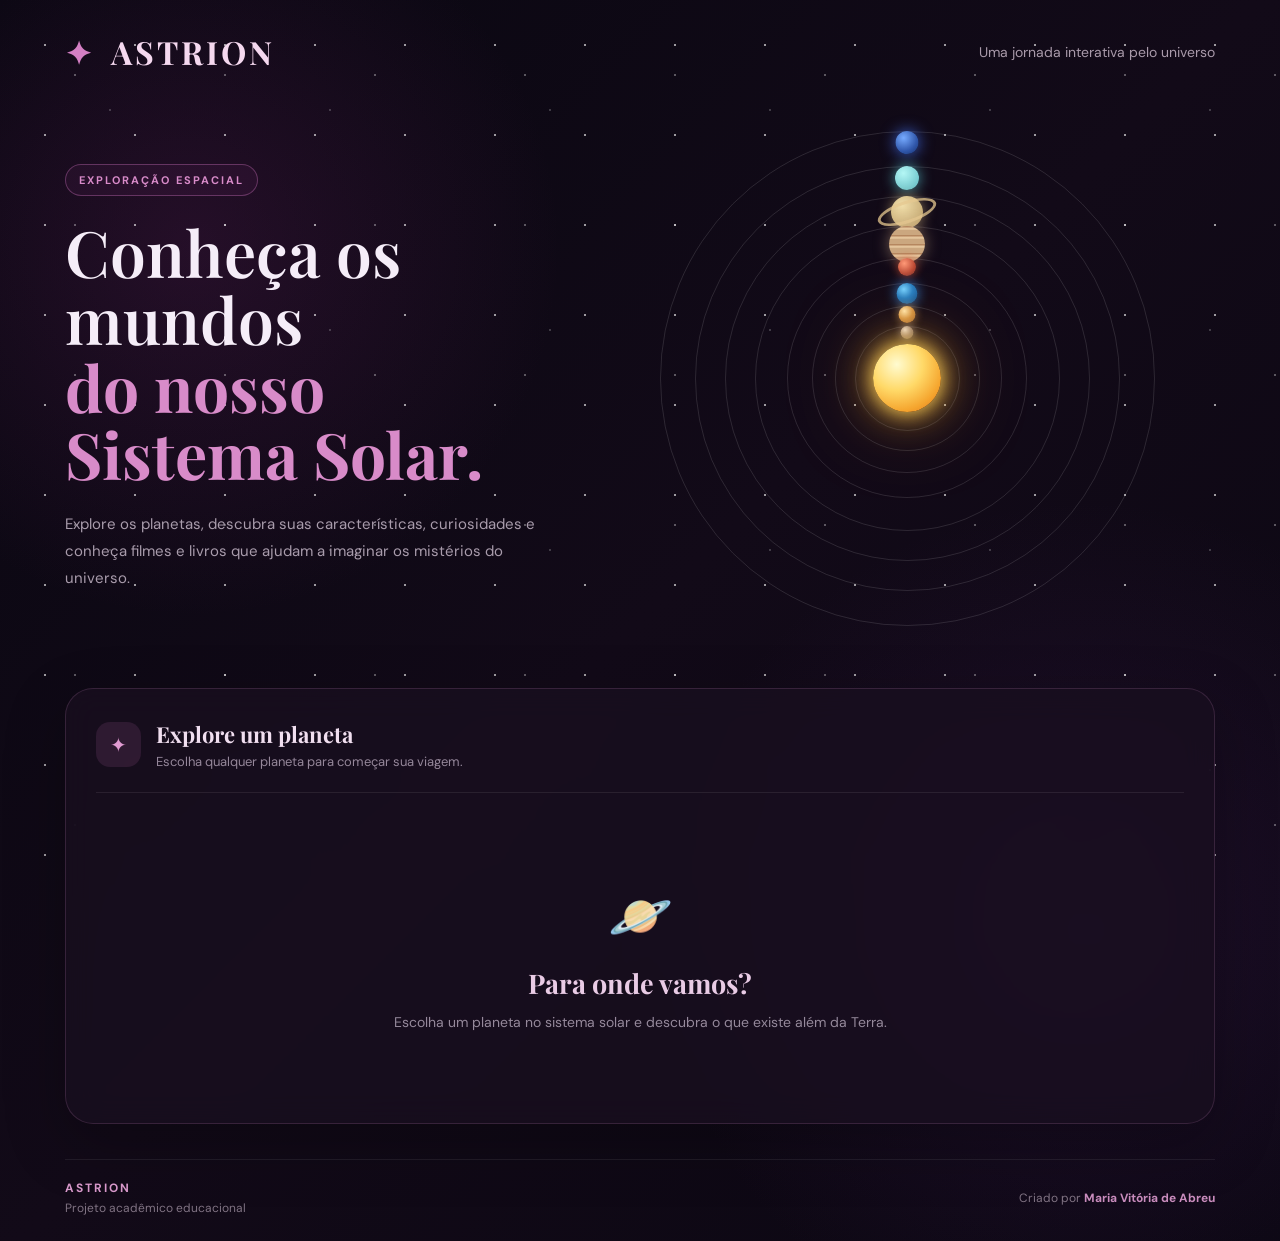
<file: ASTRION/index.html>
<!DOCTYPE html>
<html lang="pt-BR">

<head>
    <meta charset="UTF-8">
    <meta name="viewport" content="width=device-width, initial-scale=1.0">

    <title>ASTRION — Explorando o Sistema Solar</title>

    <link rel="stylesheet" href="style.css">
</head>

<body>

    <!-- FUNDO -->
    <div class="estrelas"></div>
    <div class="estrelas estrelas-2"></div>
    <div class="estrelas estrelas-3"></div>

    <!-- CABEÇALHO -->
    <header class="cabecalho">

        <div class="logo">
            <span>✦</span>
            ASTRION
        </div>

        <p>Uma jornada interativa pelo universo</p>

    </header>


    <main>

        <!-- HERO -->
        <section class="hero">

            <div class="hero-texto">

                <span class="etiqueta">
                    EXPLORAÇÃO ESPACIAL
                </span>

                <h1>
                    Conheça os mundos
                    <strong>do nosso Sistema Solar.</strong>
                </h1>

                <p>
                    Explore os planetas, descubra suas características,
                    curiosidades e conheça filmes e livros que ajudam
                    a imaginar os mistérios do universo.
                </p>

            </div>


            <!-- SISTEMA SOLAR -->
            <div class="sistema-solar">

                <!-- SOL -->
                <div class="sol"></div>


                <!-- MERCÚRIO -->
                <button
                    class="orbita orbita-mercurio"
                    onclick="mostrarPlaneta('mercurio')"
                    aria-label="Explorar Mercúrio">

                    <span class="planeta mercurio"></span>

                </button>


                <!-- VÊNUS -->
                <button
                    class="orbita orbita-venus"
                    onclick="mostrarPlaneta('venus')"
                    aria-label="Explorar Vênus">

                    <span class="planeta venus"></span>

                </button>


                <!-- TERRA -->
                <button
                    class="orbita orbita-terra"
                    onclick="mostrarPlaneta('terra')"
                    aria-label="Explorar Terra">

                    <span class="planeta terra"></span>

                </button>


                <!-- MARTE -->
                <button
                    class="orbita orbita-marte"
                    onclick="mostrarPlaneta('marte')"
                    aria-label="Explorar Marte">

                    <span class="planeta marte"></span>

                </button>


                <!-- JÚPITER -->
                <button
                    class="orbita orbita-jupiter"
                    onclick="mostrarPlaneta('jupiter')"
                    aria-label="Explorar Júpiter">

                    <span class="planeta jupiter"></span>

                </button>


                <!-- SATURNO -->
                <button
                    class="orbita orbita-saturno"
                    onclick="mostrarPlaneta('saturno')"
                    aria-label="Explorar Saturno">

                    <span class="planeta saturno"></span>

                </button>


                <!-- URANO -->
                <button
                    class="orbita orbita-urano"
                    onclick="mostrarPlaneta('urano')"
                    aria-label="Explorar Urano">

                    <span class="planeta urano"></span>

                </button>


                <!-- NETUNO -->
                <button
                    class="orbita orbita-netuno"
                    onclick="mostrarPlaneta('netuno')"
                    aria-label="Explorar Netuno">

                    <span class="planeta netuno"></span>

                </button>

            </div>

        </section>


        <!-- INFORMAÇÕES -->
        <section class="informacoes">

            <div class="titulo-secao">

                <div class="titulo-icone">
                    ✦
                </div>

                <div>

                    <h2>
                        Explore um planeta
                    </h2>

                    <p>
                        Escolha qualquer planeta para começar sua viagem.
                    </p>

                </div>

            </div>


            <!-- CONTEÚDO -->
            <div
                id="conteudo-planeta"
                class="conteudo-planeta">

                <div class="mensagem-inicial">

                    <div class="icone-espaco">
                        🪐
                    </div>

                    <h3>
                        Para onde vamos?
                    </h3>

                    <p>
                        Escolha um planeta no sistema solar
                        e descubra o que existe além da Terra.
                    </p>

                </div>

            </div>

        </section>

    </main>


    <!-- RODAPÉ -->
    <footer>

        <div class="footer-esquerda">

            <strong>ASTRION</strong>

            <span>
                Projeto acadêmico educacional
            </span>

        </div>


        <div class="footer-direita">

            Criado por
            <strong>
                Maria Vitória de Abreu
            </strong>

        </div>

    </footer>


    <script src="script.js"></script>

</body>

</html>
</file>
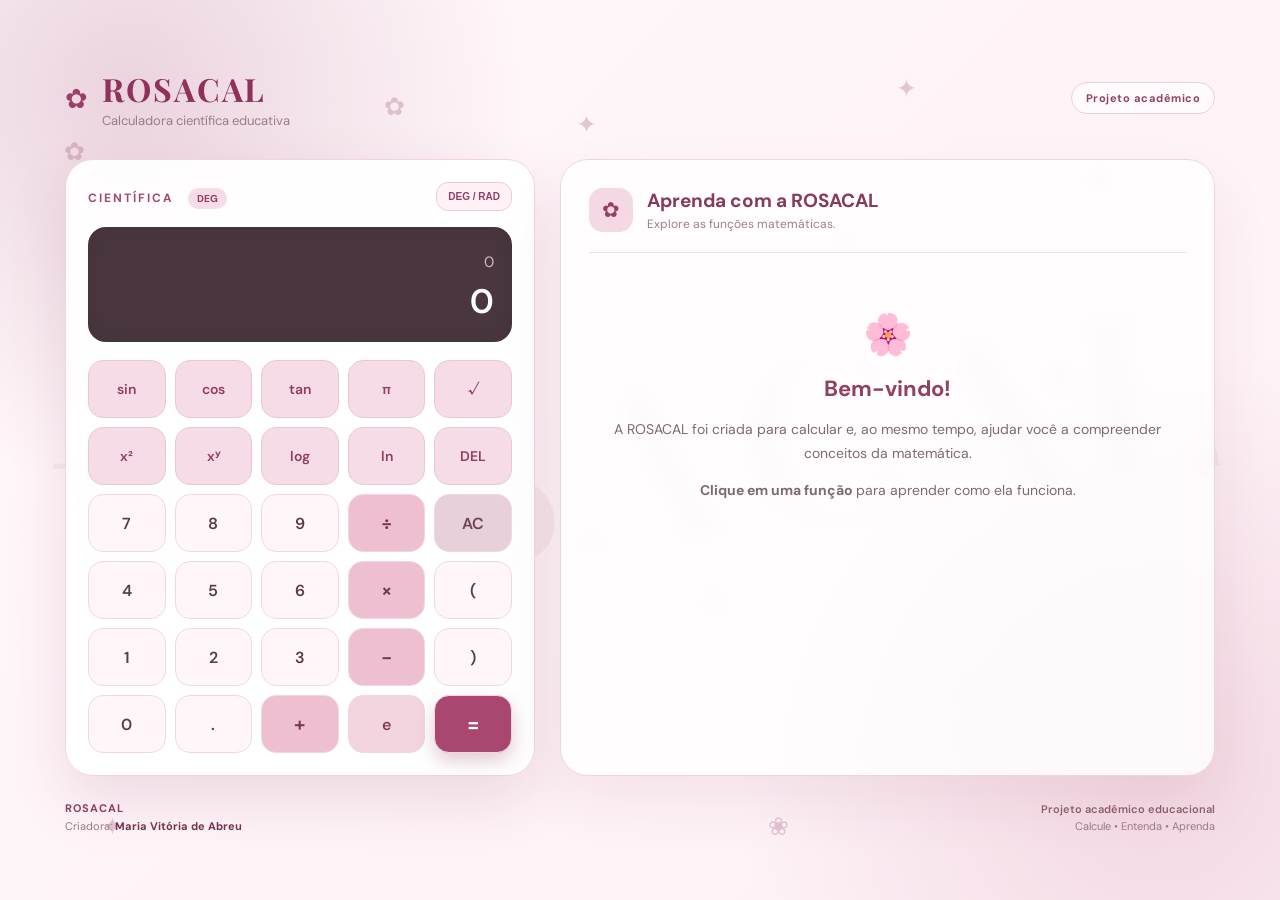
<file: ROSACAL/index.html>
<!DOCTYPE html>
<html lang="pt-BR">

<head>
    <meta charset="UTF-8">
    <meta name="viewport" content="width=device-width, initial-scale=1.0">

    <title>ROSACAL — Calculadora Científica</title>

    <link rel="stylesheet" href="style.css">
</head>

<body>

    <!-- FUNDO COM PARTÍCULAS -->
    <div class="particulas" aria-hidden="true">
        <span class="particula p1">✿</span>
        <span class="particula p2">✦</span>
        <span class="particula p3">✿</span>
        <span class="particula p4">❀</span>
        <span class="particula p5">✦</span>
        <span class="particula p6">✿</span>
        <span class="particula p7">❀</span>
        <span class="particula p8">✦</span>
        <span class="particula p9">✿</span>
        <span class="particula p10">❀</span>
        <span class="particula p11">✦</span>
        <span class="particula p12">✿</span>
        <span class="particula p13">❀</span>
        <span class="particula p14">✦</span>
        <span class="particula p15">✿</span>
        <span class="particula p16">❀</span>
    </div>


    <!-- NOME GIGANTE NO FUNDO -->
    <div class="marca-fundo" aria-hidden="true">
        ROSACAL
    </div>


    <main class="container">

        <!-- CABEÇALHO -->
        <header class="cabecalho">

            <div class="titulo-area">
                <span class="simbolo">✿</span>

                <div>
                    <h1>ROSACAL</h1>
                    <p>Calculadora científica educativa</p>
                </div>
            </div>

            <div class="tag-projeto">
                Projeto acadêmico
            </div>

        </header>


        <!-- ÁREA PRINCIPAL -->
        <section class="area-principal">


            <!-- CALCULADORA -->
            <div class="calculadora">

                <div class="topo-calculadora">

                    <div>
                        <span class="indicador">CIENTÍFICA</span>
                        <span id="modo">DEG</span>
                    </div>

                    <button
                        class="botao-modo"
                        onclick="alternarModo()">
                        DEG / RAD
                    </button>

                </div>


                <!-- DISPLAY -->
                <div class="display">

                    <div id="expressao">
                        0
                    </div>

                    <div id="resultado">
                        0
                    </div>

                </div>


                <!-- BOTÕES -->
                <div class="botoes">


                    <!-- FUNÇÕES TRIGONOMÉTRICAS -->

                    <button
                        class="funcao"
                        onclick="usarFuncao('sin')">
                        sin
                    </button>

                    <button
                        class="funcao"
                        onclick="usarFuncao('cos')">
                        cos
                    </button>

                    <button
                        class="funcao"
                        onclick="usarFuncao('tan')">
                        tan
                    </button>

                    <button
                        class="funcao"
                        onclick="inserirPi()">
                        π
                    </button>

                    <button
                        class="funcao"
                        onclick="usarFuncao('sqrt')">
                        √
                    </button>


                    <!-- OUTRAS FUNÇÕES -->

                    <button
                        class="funcao"
                        onclick="usarFuncao('square')">
                        x²
                    </button>

                    <button
                        class="funcao"
                        onclick="inserirPotencia()">
                        xʸ
                    </button>

                    <button
                        class="funcao"
                        onclick="usarFuncao('log')">
                        log
                    </button>

                    <button
                        class="funcao"
                        onclick="usarFuncao('ln')">
                        ln
                    </button>

                    <button
                        class="funcao"
                        onclick="apagarUltimo()">
                        DEL
                    </button>


                    <!-- NÚMEROS -->

                    <button onclick="adicionar('7')">7</button>
                    <button onclick="adicionar('8')">8</button>
                    <button onclick="adicionar('9')">9</button>

                    <button
                        class="operador"
                        onclick="adicionar('/')">
                        ÷
                    </button>

                    <button
                        class="limpar"
                        onclick="limpar()">
                        AC
                    </button>


                    <button onclick="adicionar('4')">4</button>
                    <button onclick="adicionar('5')">5</button>
                    <button onclick="adicionar('6')">6</button>

                    <button
                        class="operador"
                        onclick="adicionar('*')">
                        ×
                    </button>

                    <button onclick="adicionar('(')">
                        (
                    </button>


                    <button onclick="adicionar('1')">1</button>
                    <button onclick="adicionar('2')">2</button>
                    <button onclick="adicionar('3')">3</button>

                    <button
                        class="operador"
                        onclick="adicionar('-')">
                        −
                    </button>

                    <button onclick="adicionar(')')">
                        )
                    </button>


                    <button onclick="adicionar('0')">
                        0
                    </button>

                    <button onclick="adicionar('.')">
                        .
                    </button>

                    <button
                        class="operador"
                        onclick="adicionar('+')">
                        +
                    </button>

                    <button
                        class="constante"
                        onclick="inserirE()">
                        e
                    </button>

                    <button
                        class="igual"
                        onclick="calcular()">
                        =
                    </button>

                </div>

            </div>


            <!-- PAINEL EDUCATIVO -->

            <aside class="painel">

                <div class="painel-titulo">

                    <span class="icone">✿</span>

                    <div>
                        <h2>Aprenda com a ROSACAL</h2>

                        <p>
                            Explore as funções matemáticas.
                        </p>
                    </div>

                </div>


                <div
                    id="informacao"
                    class="informacao">

                    <div class="boas-vindas">

                        <div class="flor">
                            🌸
                        </div>

                        <h3>
                            Bem-vindo!
                        </h3>

                        <p>
                            A ROSACAL foi criada para
                            calcular e, ao mesmo tempo,
                            ajudar você a compreender
                            conceitos da matemática.
                        </p>

                        <p>
                            <strong>
                                Clique em uma função
                            </strong>
                            para aprender como ela funciona.
                        </p>

                    </div>

                </div>

            </aside>

        </section>


        <!-- RODAPÉ -->

        <footer>

            <div class="criadora">
                <span>ROSACAL</span>

                <p>
                    Criadora: <strong>Maria Vitória de Abreu</strong>
                </p>
            </div>

            <div class="rodape-projeto">

                <p>
                    Projeto acadêmico educacional
                </p>

                <p>
                    Calcule • Entenda • Aprenda
                </p>

            </div>

        </footer>

    </main>


    <script src="script.js"></script>

</body>

</html>
</file>
<file: ASTRION/style.css>
@import url('https://fonts.googleapis.com/css2?family=DM+Sans:wght@400;500;600;700&family=Playfair+Display:wght@600;700&display=swap');


/* =====================================================
   CONFIGURAÇÕES GERAIS
   ===================================================== */

* {
    margin: 0;
    padding: 0;
    box-sizing: border-box;
}


html {
    scroll-behavior: smooth;
}


body {

    min-height: 100vh;

    font-family: 'DM Sans', sans-serif;

    color: #eee6f4;

    background:
        radial-gradient(
            circle at 15% 20%,
            rgba(112, 35, 103, 0.25),
            transparent 25%
        ),

        radial-gradient(
            circle at 85% 75%,
            rgba(80, 35, 105, 0.25),
            transparent 30%
        ),

        linear-gradient(
            135deg,
            #090711,
            #120a18,
            #0b0712
        );

    overflow-x: hidden;
}


/* =====================================================
   ESTRELAS
   ===================================================== */

.estrelas {

    position: fixed;

    inset: 0;

    pointer-events: none;

    z-index: 0;

    opacity: 0.75;

    background-image:
        radial-gradient(
            circle,
            rgba(255,255,255,0.8) 1px,
            transparent 1px
        );

    background-size: 90px 90px;

    animation: estrelasMover 35s linear infinite;
}


.estrelas-2 {

    opacity: 0.4;

    background-size: 150px 150px;

    animation-duration: 55s;

    animation-direction: reverse;
}


.estrelas-3 {

    opacity: 0.25;

    background-size: 220px 220px;

    animation-duration: 70s;
}


@keyframes estrelasMover {

    from {
        transform: translate(0, 0);
    }

    to {
        transform: translate(-90px, 70px);
    }

}


/* =====================================================
   CABEÇALHO
   ===================================================== */

.cabecalho {

    position: relative;

    z-index: 10;

    width: 1150px;

    max-width: calc(100% - 50px);

    margin: 0 auto;

    padding: 30px 0 20px;

    display: flex;

    align-items: center;

    justify-content: space-between;
}


.logo {

    font-family: 'Playfair Display', serif;

    font-size: 32px;

    font-weight: 700;

    letter-spacing: 3px;

    color: #f5d8ef;
}


.logo span {

    color: #d47fc4;

    margin-right: 7px;

}


.cabecalho p {

    color: #a99aaa;

    font-size: 14px;
}


/* =====================================================
   CONTEÚDO PRINCIPAL
   ===================================================== */

main {

    position: relative;

    z-index: 2;

    width: 1150px;

    max-width: calc(100% - 50px);

    margin: auto;
}


/* =====================================================
   HERO
   ===================================================== */

.hero {

    min-height: 570px;

    display: grid;

    grid-template-columns: 0.9fr 1.1fr;

    align-items: center;

    gap: 30px;
}


.hero-texto {

    padding: 20px 0;
}


.etiqueta {

    display: inline-block;

    padding: 8px 13px;

    border: 1px solid rgba(216, 120, 197, 0.35);

    border-radius: 30px;

    color: #d88bc9;

    background: rgba(170, 69, 151, 0.08);

    font-size: 11px;

    font-weight: 700;

    letter-spacing: 2px;

    margin-bottom: 22px;
}


.hero h1 {

    font-family: 'Playfair Display', serif;

    font-size: clamp(42px, 5vw, 65px);

    line-height: 1.05;

    font-weight: 600;

    color: #f5edf8;

    margin-bottom: 24px;
}


.hero h1 strong {

    display: block;

    color: #d88bc9;
}


.hero-texto > p {

    max-width: 520px;

    color: #a99cac;

    font-size: 15px;

    line-height: 1.8;
}


/* =====================================================
   SISTEMA SOLAR
   ===================================================== */

.sistema-solar {

    position: relative;

    width: 540px;

    height: 540px;

    max-width: 100%;

    margin: auto;

    display: flex;

    align-items: center;

    justify-content: center;
}


/* =====================================================
   SOL
   ===================================================== */

.sol {

    position: absolute;

    width: 68px;

    height: 68px;

    border-radius: 50%;

    background:
        radial-gradient(
            circle at 35% 30%,
            #fffbd0,
            #ffd968 40%,
            #f5a52e 72%,
            #dc701b
        );

    box-shadow:

        0 0 20px #ffd45c,

        0 0 45px rgba(255, 182, 54, 0.7),

        0 0 90px rgba(255, 140, 40, 0.35);

    z-index: 20;

    animation: pulsarSol 3s ease-in-out infinite;
}


@keyframes pulsarSol {

    0%,
    100% {
        transform: scale(1);
    }

    50% {
        transform: scale(1.07);
    }

}


/* =====================================================
   ÓRBITAS
   ===================================================== */

.orbita {

    position: absolute;

    left: 50%;
    top: 50%;

    padding: 0;

    margin: 0;

    background: transparent;

    border: 1px solid rgba(255,255,255,0.12);

    border-radius: 50%;

    cursor: pointer;

    appearance: none;

    -webkit-appearance: none;

    transform-origin: center;

    animation-name: orbitar;

    animation-timing-function: linear;

    animation-iteration-count: infinite;

    outline: none;
}


@keyframes orbitar {

    from {
        transform: translate(-50%, -50%) rotate(0deg);
    }

    to {
        transform: translate(-50%, -50%) rotate(360deg);
    }

}


/* =====================================================
   TAMANHOS DAS ÓRBITAS
   ===================================================== */

.orbita-mercurio {

    width: 105px;
    height: 105px;

    margin-left: -52.5px;
    margin-top: -52.5px;

    animation-duration: 5s;

    z-index: 12;
}


.orbita-venus {

    width: 145px;
    height: 145px;

    margin-left: -72.5px;
    margin-top: -72.5px;

    animation-duration: 8s;

    z-index: 11;
}


.orbita-terra {

    width: 190px;
    height: 190px;

    margin-left: -95px;
    margin-top: -95px;

    animation-duration: 11s;

    z-index: 10;
}


.orbita-marte {

    width: 240px;
    height: 240px;

    margin-left: -120px;
    margin-top: -120px;

    animation-duration: 15s;

    z-index: 9;
}


.orbita-jupiter {

    width: 305px;
    height: 305px;

    margin-left: -152.5px;
    margin-top: -152.5px;

    animation-duration: 21s;

    z-index: 8;
}


.orbita-saturno {

    width: 365px;
    height: 365px;

    margin-left: -182.5px;
    margin-top: -182.5px;

    animation-duration: 27s;

    z-index: 7;
}


.orbita-urano {

    width: 425px;
    height: 425px;

    margin-left: -212.5px;
    margin-top: -212.5px;

    animation-duration: 33s;

    z-index: 6;
}


.orbita-netuno {

    width: 495px;
    height: 495px;

    margin-left: -247.5px;
    margin-top: -247.5px;

    animation-duration: 39s;

    z-index: 5;
}


/* =====================================================
   PLANETAS
   ===================================================== */

.planeta {

    position: absolute;

    left: 50%;

    top: -1px;

    transform: translateX(-50%);

    display: block;

    border-radius: 50%;

    pointer-events: none;

    transition:
        transform 0.25s ease,
        filter 0.25s ease;
}


/* =====================================================
   MERCÚRIO
   ===================================================== */

.mercurio {

    width: 13px;
    height: 13px;

    background:
        radial-gradient(
            circle at 35% 30%,
            #e9ddd5,
            #9b877d,
            #665852
        );

    box-shadow:
        0 0 8px rgba(210,190,180,0.7);
}


/* =====================================================
   VÊNUS
   ===================================================== */

.venus {

    width: 17px;
    height: 17px;

    background:
        radial-gradient(
            circle at 35% 30%,
            #ffe7ae,
            #d39445,
            #9c632e
        );

    box-shadow:
        0 0 10px rgba(255,190,100,0.6);
}


/* =====================================================
   TERRA
   ===================================================== */

.terra {

    width: 21px;
    height: 21px;

    background:
        radial-gradient(
            circle at 35% 30%,
            #75d1ff,
            #287ec1 45%,
            #164b83
        );

    box-shadow:
        0 0 13px rgba(70,160,255,0.8);
}


/* =====================================================
   MARTE
   ===================================================== */

.marte {

    width: 18px;
    height: 18px;

    background:
        radial-gradient(
            circle at 35% 30%,
            #ff9a78,
            #bd4b35 60%,
            #702b25
        );

    box-shadow:
        0 0 10px rgba(220,80,50,0.7);
}


/* =====================================================
   JÚPITER
   ===================================================== */

.jupiter {

    width: 36px;
    height: 36px;

    background:
        repeating-linear-gradient(
            0deg,
            #cba77f 0px,
            #cba77f 5px,
            #f0d4ab 6px,
            #a97750 9px
        );

    box-shadow:
        0 0 15px rgba(220,180,140,0.5);
}


/* =====================================================
   SATURNO
   ===================================================== */

.saturno {

    width: 32px;
    height: 32px;

    background:
        radial-gradient(
            circle at 35% 30%,
            #f0dda9,
            #b99b65
        );

    box-shadow:
        0 0 13px rgba(220,190,130,0.6);
}


.saturno::after {

    content: "";

    position: absolute;

    width: 55px;

    height: 16px;

    left: 50%;

    top: 50%;

    transform:
        translate(-50%, -50%)
        rotate(-18deg);

    border:
        3px solid rgba(230,200,145,0.75);

    border-radius: 50%;

    pointer-events: none;
}


/* =====================================================
   URANO
   ===================================================== */

.urano {

    width: 24px;
    height: 24px;

    background:
        radial-gradient(
            circle at 35% 30%,
            #b4f7f5,
            #5cb7c0
        );

    box-shadow:
        0 0 14px rgba(100,220,230,0.7);
}


/* =====================================================
   NETUNO
   ===================================================== */

.netuno {

    width: 23px;
    height: 23px;

    background:
        radial-gradient(
            circle at 35% 30%,
            #76aaff,
            #3158ac 60%,
            #172f6b
        );

    box-shadow:
        0 0 15px rgba(70,120,255,0.8);
}


/* =====================================================
   HOVER
   ===================================================== */

.orbita:hover .planeta {

    transform:
        translateX(-50%)
        scale(1.5);

    filter: brightness(1.35);
}


.orbita:focus-visible {

    box-shadow:
        0 0 0 2px rgba(225,130,205,0.6);
}


/* =====================================================
   INFORMAÇÕES
   ===================================================== */

.informacoes {

    position: relative;

    margin-top: 25px;

    padding: 30px;

    border:

        1px solid rgba(220,150,210,0.16);

    border-radius: 28px;

    background:
        rgba(25,15,31,0.78);

    backdrop-filter: blur(15px);

    box-shadow:
        0 20px 60px rgba(0,0,0,0.25);
}


.titulo-secao {

    display: flex;

    align-items: center;

    gap: 15px;

    padding-bottom: 22px;

    border-bottom:
        1px solid rgba(255,255,255,0.08);
}


.titulo-icone {

    width: 45px;
    height: 45px;

    display: flex;

    align-items: center;
    justify-content: center;

    border-radius: 14px;

    color: #e19bd2;

    background:
        rgba(216,120,197,0.12);

    font-size: 20px;
}


.titulo-secao h2 {

    color: #f1dff0;

    font-family: 'Playfair Display', serif;

    font-size: 22px;
}


.titulo-secao p {

    color: #95879a;

    font-size: 13px;

    margin-top: 4px;
}


/* =====================================================
   MENSAGEM INICIAL
   ===================================================== */

.conteudo-planeta {

    min-height: 300px;

    padding-top: 30px;
}


.mensagem-inicial {

    min-height: 270px;

    display: flex;

    flex-direction: column;

    align-items: center;

    justify-content: center;

    text-align: center;
}


.icone-espaco {

    font-size: 52px;

    margin-bottom: 15px;

    animation:
        flutuar 3s ease-in-out infinite;
}


@keyframes flutuar {

    0%,
    100% {
        transform: translateY(0);
    }

    50% {
        transform: translateY(-8px);
    }

}


.mensagem-inicial h3 {

    font-family: 'Playfair Display', serif;

    font-size: 27px;

    color: #e9cbe5;

    margin-bottom: 10px;
}


.mensagem-inicial p {

    max-width: 500px;

    color: #95899b;

    line-height: 1.7;

    font-size: 14px;
}


/* =====================================================
   CARD DO PLANETA
   ===================================================== */

.info-planeta {

    animation:
        aparecer 0.4s ease;
}


@keyframes aparecer {

    from {

        opacity: 0;

        transform:
            translateY(15px);

    }

    to {

        opacity: 1;

        transform:
            translateY(0);

    }

}


.info-topo {

    display: flex;

    align-items: center;

    gap: 18px;

    margin-bottom: 20px;
}


.info-planeta-icone {

    width: 70px;
    height: 70px;

    display: flex;

    align-items: center;
    justify-content: center;

    border-radius: 20px;

    background:
        rgba(210,120,190,0.1);

    border:
        1px solid rgba(220,140,205,0.2);

    font-size: 35px;
}


.info-planeta h3 {

    font-family: 'Playfair Display', serif;

    color: #efcce8;

    font-size: 30px;

    margin-bottom: 5px;
}


.info-planeta .subtitulo {

    color: #a187a2;

    font-size: 13px;
}


.info-planeta > p {

    color: #b5a7b9;

    line-height: 1.8;

    font-size: 14px;

    margin-bottom: 22px;
}


/* =====================================================
   GRID DE INFORMAÇÕES
   ===================================================== */

.info-grid {

    display: grid;

    grid-template-columns:
        1fr 1fr;

    gap: 16px;
}


.info-caixa {

    padding: 20px;

    border-radius: 18px;

    background:
        rgba(255,255,255,0.035);

    border:
        1px solid rgba(255,255,255,0.07);
}


.info-caixa h4 {

    color: #db9ccd;

    font-size: 14px;

    margin-bottom: 12px;
}


.info-caixa ul {

    list-style: none;

    display: flex;

    flex-direction: column;

    gap: 9px;
}


.info-caixa li {

    color: #a99baa;

    font-size: 13px;

    line-height: 1.6;

    padding-left: 15px;

    position: relative;
}


.info-caixa li::before {

    content: "✦";

    position: absolute;

    left: 0;

    color: #c978b8;
}


/* =====================================================
   FILMES E LIVROS
   ===================================================== */

.obras {

    margin-top: 16px;

    display: grid;

    grid-template-columns:
        1fr 1fr;

    gap: 16px;
}


.obra {

    padding: 20px;

    border-radius: 18px;

    background:
        linear-gradient(
            135deg,
            rgba(175,75,155,0.10),
            rgba(90,55,120,0.08)
        );

    border:
        1px solid rgba(220,140,205,0.12);
}


.obra h4 {

    color: #e0a2d2;

    font-size: 14px;

    margin-bottom: 10px;
}


.obra p {

    color: #a99baa;

    font-size: 13px;

    line-height: 1.6;
}


/* =====================================================
   RODAPÉ
   ===================================================== */

footer {

    position: relative;

    z-index: 5;

    width: 1150px;

    max-width: calc(100% - 50px);

    margin: 35px auto 25px;

    padding-top: 20px;

    border-top:
        1px solid rgba(255,255,255,0.07);

    display: flex;

    justify-content: space-between;

    align-items: center;

    color: #807383;

    font-size: 12px;
}


.footer-esquerda {

    display: flex;

    flex-direction: column;

    gap: 4px;
}


.footer-esquerda strong {

    color: #d798ca;

    letter-spacing: 2px;
}


.footer-direita strong {

    color: #c98cbd;
}


/* =====================================================
   RESPONSIVO
   ===================================================== */

@media (max-width: 950px) {

    .hero {

        grid-template-columns: 1fr;

    }


    .hero-texto {

        text-align: center;

        display: flex;

        flex-direction: column;

        align-items: center;
    }


    .hero-texto > p {

        max-width: 600px;

    }


    .sistema-solar {

        margin-top: 20px;

    }

}


@media (max-width: 600px) {

    .cabecalho {

        max-width: calc(100% - 30px);

        flex-direction: column;

        gap: 8px;

        align-items: flex-start;

    }


    main {

        max-width: calc(100% - 30px);

    }


    .hero {

        min-height: auto;

    }


    .hero h1 {

        font-size: 42px;

    }


    .sistema-solar {

        width: 350px;

        height: 350px;

        transform: scale(0.85);

    }


    .info-grid,
    .obras {

        grid-template-columns: 1fr;

    }


    .informacoes {

        padding: 20px;

    }


    footer {

        max-width: calc(100% - 30px);

        flex-direction: column;

        align-items: flex-start;

        gap: 15px;

    }

}
</file>
<file: ROSACAL/style.css>
@import url('https://fonts.googleapis.com/css2?family=DM+Sans:wght@400;500;600;700&family=Playfair+Display:wght@600;700&display=swap');


/* =====================================================
   RESET
===================================================== */

* {
    margin: 0;
    padding: 0;
    box-sizing: border-box;
}


/* =====================================================
   BODY
===================================================== */

body {

    min-height: 100vh;

    font-family: 'DM Sans', sans-serif;

    background:

        radial-gradient(
            circle at 10% 10%,
            rgba(143, 49, 91, 0.18),
            transparent 28%
        ),

        radial-gradient(
            circle at 90% 85%,
            rgba(180, 65, 112, 0.15),
            transparent 30%
        ),

        linear-gradient(
            135deg,
            #fff8fb,
            #fdf0f5
        );

    color: #4d3440;

    display: flex;
    justify-content: center;
    align-items: center;

    padding: 45px 35px;

    position: relative;

    overflow-x: hidden;
}


/* =====================================================
   PARTÍCULAS
===================================================== */

.particulas {

    position: fixed;

    inset: 0;

    width: 100%;
    height: 100%;

    pointer-events: none;

    overflow: hidden;

    z-index: 0;
}


.particula {

    position: absolute;

    display: block;

    color: rgba(128, 36, 76, 0.22);

    font-size: 25px;

    animation:
        flutuar 12s infinite ease-in-out,
        brilho 4s infinite ease-in-out;

    user-select: none;
}


/* posições */

.p1 {
    left: 5%;
    top: 15%;
    animation-delay: 0s;
}

.p2 {
    left: 15%;
    top: 70%;
    animation-delay: 2s;
}

.p3 {
    left: 25%;
    top: 35%;
    animation-delay: 4s;
}

.p4 {
    left: 35%;
    top: 80%;
    animation-delay: 1s;
}

.p5 {
    left: 45%;
    top: 12%;
    animation-delay: 5s;
}

.p6 {
    left: 55%;
    top: 65%;
    animation-delay: 3s;
}

.p7 {
    left: 65%;
    top: 25%;
    animation-delay: 6s;
}

.p8 {
    left: 75%;
    top: 75%;
    animation-delay: 2s;
}

.p9 {
    left: 85%;
    top: 18%;
    animation-delay: 4s;
}

.p10 {
    left: 93%;
    top: 50%;
    animation-delay: 1s;
}

.p11 {
    left: 8%;
    top: 90%;
    animation-delay: 5s;
}

.p12 {
    left: 30%;
    top: 10%;
    animation-delay: 3s;
}

.p13 {
    left: 60%;
    top: 90%;
    animation-delay: 7s;
}

.p14 {
    left: 70%;
    top: 8%;
    animation-delay: 4s;
}

.p15 {
    left: 82%;
    top: 40%;
    animation-delay: 6s;
}

.p16 {
    left: 50%;
    top: 45%;
    animation-delay: 2s;
}


/* movimento */

@keyframes flutuar {

    0% {
        transform:
            translateY(0)
            rotate(0deg);
    }

    25% {
        transform:
            translate(25px, -35px)
            rotate(30deg);
    }

    50% {
        transform:
            translate(-15px, -70px)
            rotate(60deg);
    }

    75% {
        transform:
            translate(30px, -35px)
            rotate(90deg);
    }

    100% {
        transform:
            translateY(0)
            rotate(120deg);
    }
}


@keyframes brilho {

    0%,
    100% {
        opacity: 0.18;
    }

    50% {
        opacity: 0.45;
    }
}


/* =====================================================
   MARCA ROSACAL NO FUNDO
===================================================== */

.marca-fundo {

    position: fixed;

    left: 50%;
    top: 50%;

    transform:
        translate(-50%, -50%)
        rotate(-8deg);

    font-family: 'Playfair Display', serif;

    font-size: clamp(120px, 18vw, 280px);

    font-weight: 700;

    letter-spacing: 15px;

    color: rgba(128, 36, 76, 0.055);

    white-space: nowrap;

    pointer-events: none;

    user-select: none;

    z-index: 0;
}


/* =====================================================
   CONTAINER
===================================================== */

.container {

    width: 1150px;

    max-width: 100%;

    position: relative;

    z-index: 2;
}


/* =====================================================
   CABEÇALHO
===================================================== */

.cabecalho {

    margin-bottom: 30px;

    display: flex;

    align-items: center;

    justify-content: space-between;
}


.titulo-area {

    display: flex;

    align-items: center;

    gap: 14px;
}


.simbolo {

    color: #9c3e68;

    font-size: 27px;
}


.titulo-area h1 {

    font-family: 'Playfair Display', serif;

    font-size: 32px;

    color: #8f315b;

    letter-spacing: 2px;
}


.titulo-area p {

    color: #9d7b89;

    font-size: 13px;

    margin-top: 2px;
}


.tag-projeto {

    padding: 8px 14px;

    border-radius: 30px;

    background: rgba(255, 255, 255, 0.65);

    border: 1px solid #edccd9;

    color: #914261;

    font-size: 11px;

    font-weight: 700;

    letter-spacing: 0.5px;
}


/* =====================================================
   ÁREA PRINCIPAL
===================================================== */

.area-principal {

    display: grid;

    grid-template-columns: 470px 1fr;

    gap: 25px;
}


/* =====================================================
   CALCULADORA
===================================================== */

.calculadora {

    background: rgba(255, 255, 255, 0.94);

    border: 1px solid #f0d4df;

    border-radius: 28px;

    padding: 22px;

    box-shadow:
        0 25px 60px rgba(128, 36, 76, 0.13);

    backdrop-filter: blur(8px);
}


/* =====================================================
   TOPO
===================================================== */

.topo-calculadora {

    display: flex;

    justify-content: space-between;

    align-items: center;

    margin-bottom: 16px;
}


.indicador {

    color: #a24970;

    font-weight: 700;

    font-size: 12px;

    letter-spacing: 2px;
}


#modo {

    margin-left: 10px;

    background: #f7dce7;

    color: #913e62;

    padding: 4px 9px;

    border-radius: 20px;

    font-size: 10px;

    font-weight: 700;
}


.botao-modo {

    border: 1px solid #ebcbd8;

    background: #fff1f6;

    color: #963f65;

    border-radius: 12px;

    padding: 8px 11px;

    cursor: pointer;

    font-size: 10px;

    font-weight: 600;

    transition: 0.2s;
}


.botao-modo:hover {

    background: #f6d9e5;

    transform: translateY(-1px);
}


/* =====================================================
   DISPLAY
===================================================== */

.display {

    background: #49363f;

    border-radius: 18px;

    min-height: 115px;

    padding: 18px;

    margin-bottom: 18px;

    display: flex;

    flex-direction: column;

    justify-content: flex-end;

    text-align: right;

    overflow: hidden;

    box-shadow:
        inset 0 0 20px rgba(0, 0, 0, 0.08);
}


#expressao {

    color: #d6b7c5;

    font-size: 15px;

    min-height: 22px;

    overflow-x: auto;

    scrollbar-width: thin;
}


#resultado {

    color: #fff;

    font-size: 34px;

    font-weight: 600;

    margin-top: 5px;

    overflow-x: auto;
}


/* =====================================================
   BOTÕES
===================================================== */

.botoes {

    display: grid;

    grid-template-columns: repeat(5, 1fr);

    gap: 9px;
}


.botoes button {

    height: 58px;

    border: 1px solid #f0d7e1;

    border-radius: 15px;

    background: #fff6f9;

    color: #593c49;

    font-size: 16px;

    font-family: inherit;

    font-weight: 600;

    cursor: pointer;

    transition:
        transform 0.15s,
        background 0.15s,
        box-shadow 0.15s;
}


.botoes button:hover {

    background: #fbe1eb;

    transform: translateY(-2px);

    box-shadow:
        0 6px 14px rgba(145, 55, 91, 0.13);
}


.botoes button:active {

    transform: scale(0.95);
}


/* =====================================================
   FUNÇÕES
===================================================== */

.botoes .funcao {

    background: #f6dce7;

    color: #913e62;

    border-color: #ebc6d5;

    font-size: 14px;
}


.botoes .funcao:hover {

    background: #efcbd9;
}


/* =====================================================
   OPERADORES
===================================================== */

.botoes .operador {

    background: #edbfd0;

    color: #783750;

    font-size: 20px;
}


/* =====================================================
   CONSTANTE
===================================================== */

.botoes .constante {

    background: #f3d5e0;

    color: #873d59;
}


/* =====================================================
   LIMPAR
===================================================== */

.botoes .limpar {

    background: #e7d0da;

    color: #6f4352;
}


/* =====================================================
   IGUAL
===================================================== */

.botoes .igual {

    background: #a94770;

    color: white;

    font-size: 22px;

    box-shadow:
        0 8px 18px rgba(139, 47, 86, 0.25);
}


.botoes .igual:hover {

    background: #8f3a60;
}


/* =====================================================
   PAINEL EDUCATIVO
===================================================== */

.painel {

    background: rgba(255, 255, 255, 0.82);

    border: 1px solid #eed4df;

    border-radius: 28px;

    padding: 28px;

    min-height: 600px;

    box-shadow:
        0 25px 60px rgba(128, 36, 76, 0.08);

    backdrop-filter: blur(10px);
}


/* =====================================================
   TÍTULO DO PAINEL
===================================================== */

.painel-titulo {

    display: flex;

    align-items: center;

    gap: 14px;

    padding-bottom: 20px;

    border-bottom: 1px solid #f1dce5;
}


.icone {

    width: 44px;

    height: 44px;

    display: flex;

    align-items: center;

    justify-content: center;

    border-radius: 14px;

    background: #f4d8e4;

    color: #963f65;

    font-size: 21px;
}


.painel h2 {

    color: #873a5b;

    font-size: 19px;
}


.painel-titulo p {

    color: #9e7d8a;

    font-size: 12px;

    margin-top: 3px;
}


/* =====================================================
   INFORMAÇÃO
===================================================== */

.informacao {

    padding-top: 30px;
}


.boas-vindas {

    text-align: center;

    padding: 25px;
}


.flor {

    font-size: 40px;

    margin-bottom: 14px;

    animation:
        florPulsar 3s infinite ease-in-out;
}


@keyframes florPulsar {

    0%,
    100% {
        transform: scale(1);
    }

    50% {
        transform: scale(1.08);
    }
}


.boas-vindas h3 {

    color: #91405f;

    font-size: 22px;

    margin-bottom: 15px;
}


.boas-vindas p {

    color: #7f6871;

    font-size: 14px;

    line-height: 1.7;

    margin-bottom: 13px;
}


/* =====================================================
   INFORMAÇÃO DA FUNÇÃO
===================================================== */

.info-conteudo {

    animation:
        aparecer 0.3s ease;
}


@keyframes aparecer {

    from {

        opacity: 0;

        transform:
            translateY(10px);
    }

    to {

        opacity: 1;

        transform:
            translateY(0);
    }
}


.info-icone {

    width: 58px;

    height: 58px;

    display: flex;

    align-items: center;

    justify-content: center;

    border-radius: 18px;

    background: #f4d8e4;

    color: #923e62;

    font-size: 20px;

    font-weight: 700;

    margin-bottom: 17px;
}


.info-conteudo h3 {

    color: #873a5b;

    font-size: 23px;

    margin-bottom: 10px;
}


.info-conteudo p {

    color: #705861;

    font-size: 14px;

    line-height: 1.7;

    margin-bottom: 14px;
}


/* =====================================================
   EXEMPLO
===================================================== */

.exemplo {

    background: #fff1f6;

    border-left: 4px solid #a94770;

    border-radius: 10px;

    padding: 15px;

    margin-top: 15px;
}


.exemplo strong {

    display: block;

    color: #8f3d5e;

    margin-bottom: 7px;
}


.exemplo code {

    color: #75364f;

    font-size: 15px;

    font-weight: 600;
}


/* =====================================================
   COMO USAR
===================================================== */

.como-usar {

    background: #f9edf2;

    border-radius: 14px;

    padding: 15px;

    margin-top: 15px;
}


.como-usar strong {

    color: #8f3d5e;
}


.como-usar ol {

    margin-top: 8px;

    padding-left: 20px;

    color: #705861;

    line-height: 1.8;

    font-size: 13px;
}


/* =====================================================
   RODAPÉ
===================================================== */

footer {

    margin-top: 25px;

    display: flex;

    justify-content: space-between;

    align-items: center;

    color: #9b7b88;

    font-size: 11px;
}


.criadora span {

    color: #913d62;

    font-weight: 700;

    letter-spacing: 1px;
}


.criadora p {

    margin-top: 4px;
}


.criadora strong {

    color: #74344f;
}


.rodape-projeto {

    text-align: right;
}


.rodape-projeto p:first-child {

    color: #8d6170;

    font-weight: 600;

    margin-bottom: 3px;
}


/* =====================================================
   RESPONSIVO
===================================================== */

@media (max-width: 900px) {

    body {

        align-items: flex-start;

        padding-top: 30px;
    }


    .area-principal {

        grid-template-columns: 1fr;
    }


    .calculadora {

        max-width: 500px;

        margin: auto;

        width: 100%;
    }


    .painel {

        min-height: auto;
    }
}


@media (max-width: 520px) {

    body {

        padding: 20px 12px;
    }


    .cabecalho {

        flex-direction: column;

        align-items: flex-start;

        gap: 12px;
    }


    .titulo-area h1 {

        font-size: 27px;
    }


    .tag-projeto {

        align-self: flex-start;
    }


    .calculadora,
    .painel {

        border-radius: 20px;

        padding: 16px;
    }


    .botoes {

        gap: 6px;
    }


    .botoes button {

        height: 50px;

        border-radius: 12px;

        font-size: 14px;
    }


    footer {

        flex-direction: column;

        align-items: flex-start;

        gap: 10px;
    }


    .rodape-projeto {

        text-align: left;
    }


    .marca-fundo {

        font-size: 80px;

        letter-spacing: 7px;
    }
}
</file>
